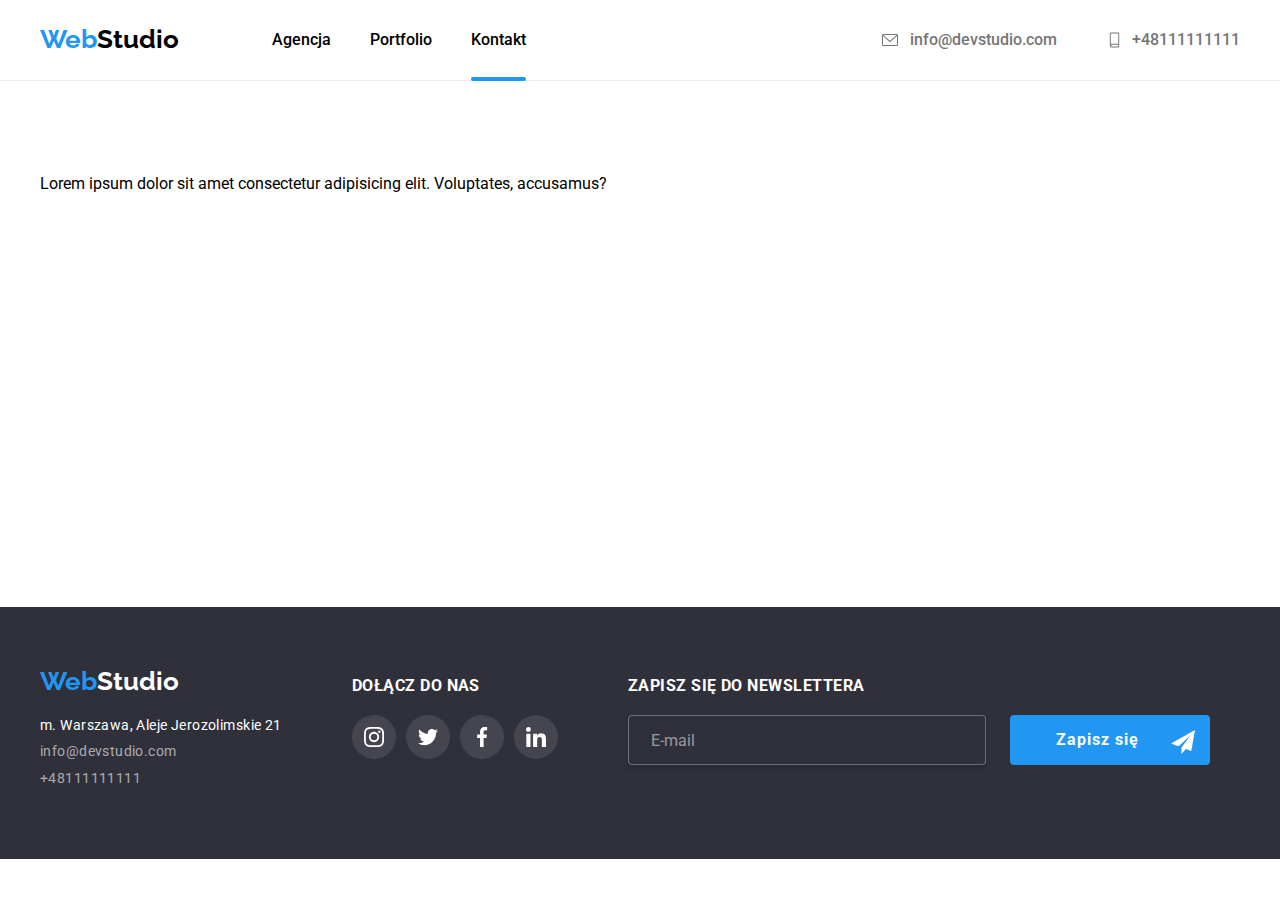
<file: kontakt.html>
<!DOCTYPE html>
<html lang="pl">
    <head>
        <meta charset="UTF-8" />
        <meta http-equiv="X-UA-Compatible" content="IE=edge" />
        <meta name="viewport" content="width=device-width, initial-scale=1.0" />
        <link
            rel="stylesheet"
            href="https://cdnjs.cloudflare.com/ajax/libs/modern-normalize/1.0.0/modern-normalize.min.css"
        />
        <link rel="stylesheet" href="css/style.css" />
        <title>Kontakt</title>
        <link rel="preconnect" href="https://fonts.googleapis.com" />
        <link rel="preconnect" href="https://fonts.gstatic.com" crossorigin />
        <link
            href="https://fonts.googleapis.com/css2?family=Raleway:wght@700&family=Roboto:wght@400;500;700;900&display=swap"
            rel="stylesheet"
        />
    </head>
    <body>
        <header>
            <div class="container">
                <div class="main-navbar">
                    <div class="main-navbar-left">
                        <h2 id="navigation-logo">
                            <a href="index.html"
                                ><span class="web">Web</span
                                ><span class="studio">Studio</span></a
                            >
                        </h2>
                        <nav>
                            <ul class="navigation-menu">
                                <li>
                                    <a href="index.html">Agencja</a>
                                </li>
                                <li>
                                    <a href="portfolio.html">Portfolio</a>
                                </li>
                                <li>
                                    <a class="stress" href="kontakt.html"
                                        >Kontakt</a
                                    >
                                </li>
                            </ul>
                        </nav>
                    </div>
                    <ul class="contacts">
                        <li>
                            <a
                                class="contacts-links"
                                href="mailto:info@devstudio.com"
                                ><svg width="20" height="16">
                                    <use
                                        href="images/icons.svg#icon-mail"
                                    ></use>
                                </svg>
                                info@devstudio.com</a
                            >
                        </li>
                        <li>
                            <a class="contacts-links" href="tel:+48111111111"
                                ><svg width="15" height="24">
                                    <use
                                        href="images/icons.svg#icon-smartphone"
                                    ></use>
                                </svg>
                                +48111111111</a
                            >
                        </li>
                    </ul>
                </div>
            </div>
        </header>
        <main>
            <div class="section">
                <div class="container">
                    <div class="contact">
                        Lorem ipsum dolor sit amet consectetur adipisicing elit.
                        Voluptates, accusamus?
                    </div>
                </div>
            </div>
        </main>
        <footer>
            <div class="container">
                <div class="main-footer">
                    <div class="footer-adress">
                        <h2 id="main-page2">
                            <a href="index.html"
                                ><span class="web2">Web</span
                                ><span class="studio2">Studio</span></a
                            >
                        </h2>
                        <address>m. Warszawa, Aleje Jerozolimskie 21</address>
                        <ul class="main-address">
                            <li>
                                <a href="mailto:info@devstudio.com">
                                    info@devstudio.com</a
                                >
                            </li>
                            <li>
                                <a href="tel:+48111111111">+48111111111</a>
                            </li>
                        </ul>
                    </div>
                    <div class="footer-socialmedia">
                        <p class="footer-socialmedia-header">dołącz do nas</p>
                        <ul class="list footer-socialmedia-links">
                            <li class="footer-socialmedia-link">
                                <svg width="20" height="20">
                                    <use
                                        href="images/icons.svg#icon-instagram"
                                    ></use>
                                </svg>
                            </li>
                            <li class="footer-socialmedia-link">
                                <svg width="20" height="20">
                                    <use
                                        href="images/icons.svg#icon-twitter"
                                    ></use>
                                </svg>
                            </li>
                            <li class="footer-socialmedia-link">
                                <svg width="20" height="20">
                                    <use
                                        href="images/icons.svg#icon-facebook"
                                    ></use>
                                </svg>
                            </li>
                            <li class="footer-socialmedia-link">
                                <svg width="20" height="20">
                                    <use
                                        href="images/icons.svg#icon-linkedin"
                                    ></use>
                                </svg>
                            </li>
                        </ul>
                    </div>
                    <div class="newsletter">
                        <p class="newsletter-header">
                            Zapisz się do newslettera
                        </p>
                        <form name="newsletter" autocomplete="on">
                            <input
                                class="newsletter-email"
                                type="email"
                                name="newsletter-email"
                                placeholder="E-mail"
                                required
                            />
                            <input
                                class="newsletter-submit"
                                type="submit"
                                name="newsletter-sumbit"
                                value="Zapisz się     "
                            /><svg class="icon-send">
                                <use href="images/icons.svg#icon-send"></use>
                            </svg>
                        </form>
                    </div>
                </div>
            </div>
        </footer>
    </body>
</html>
</file>
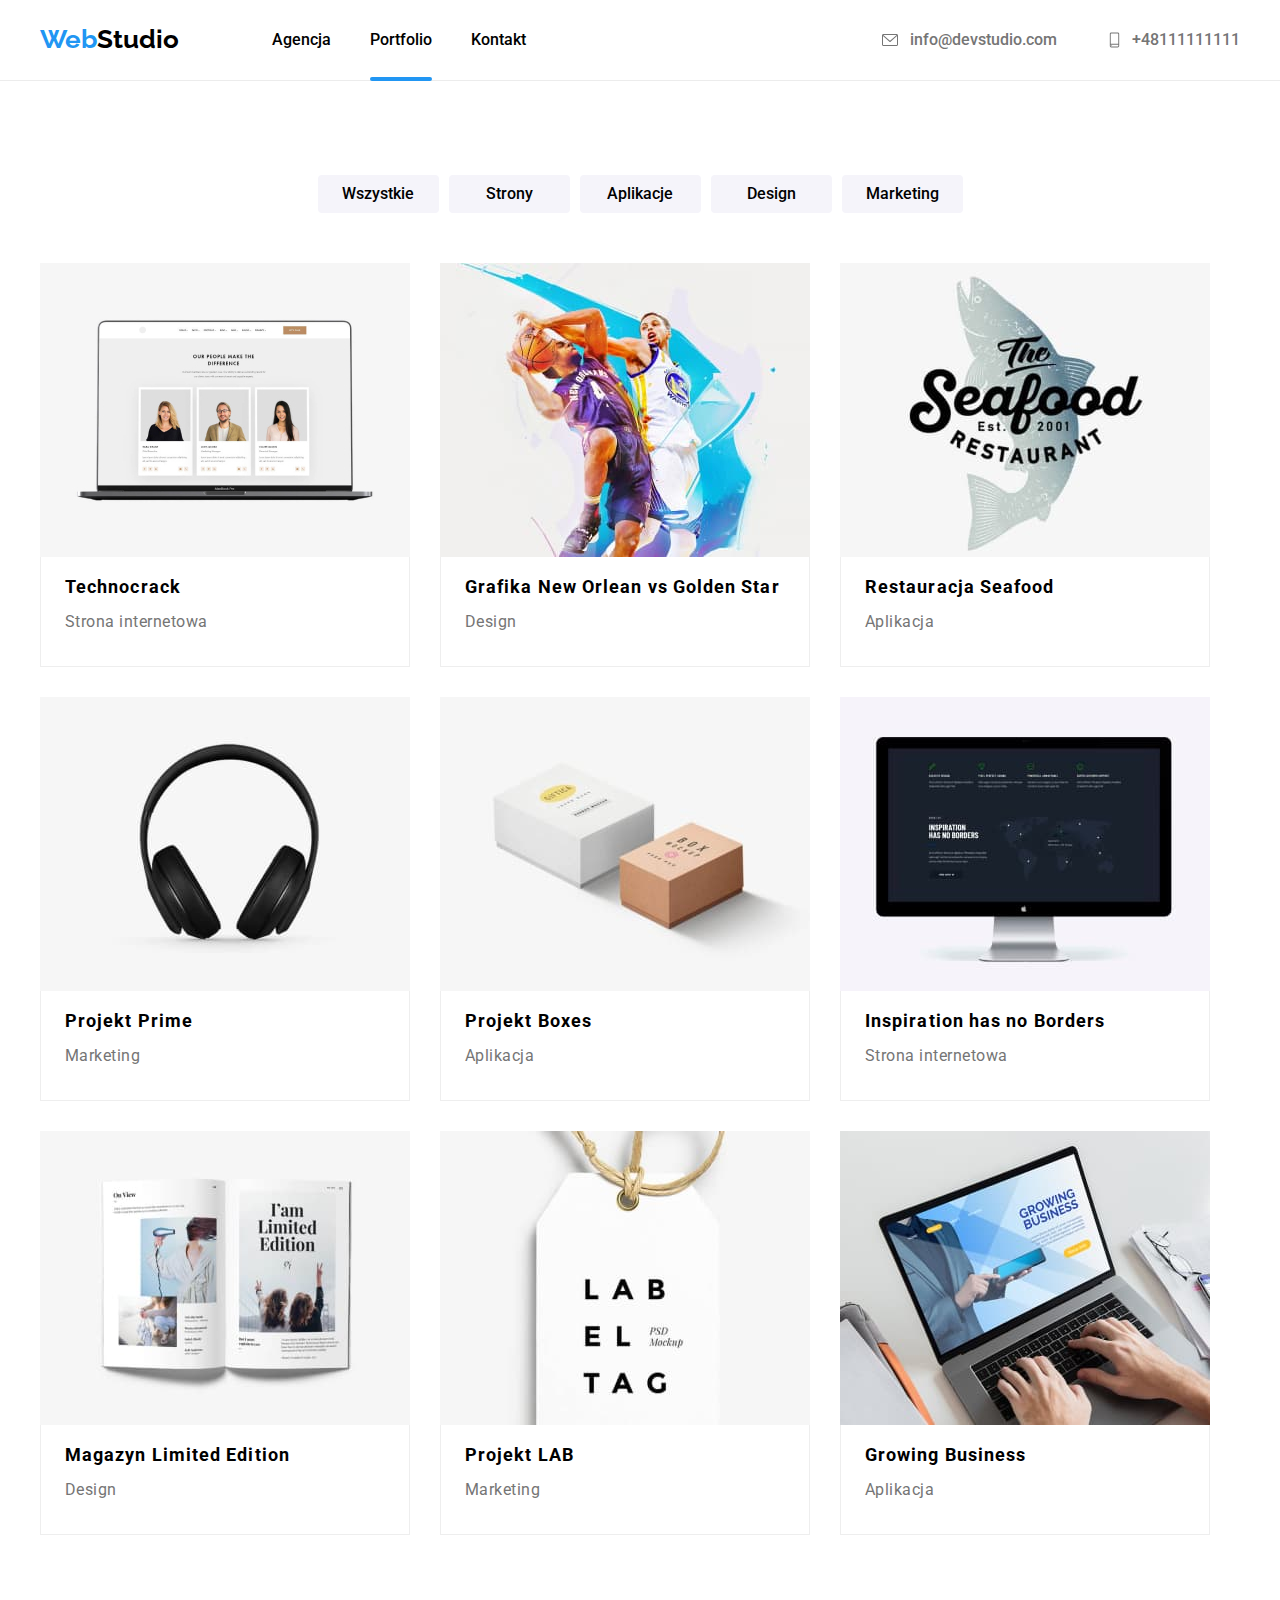
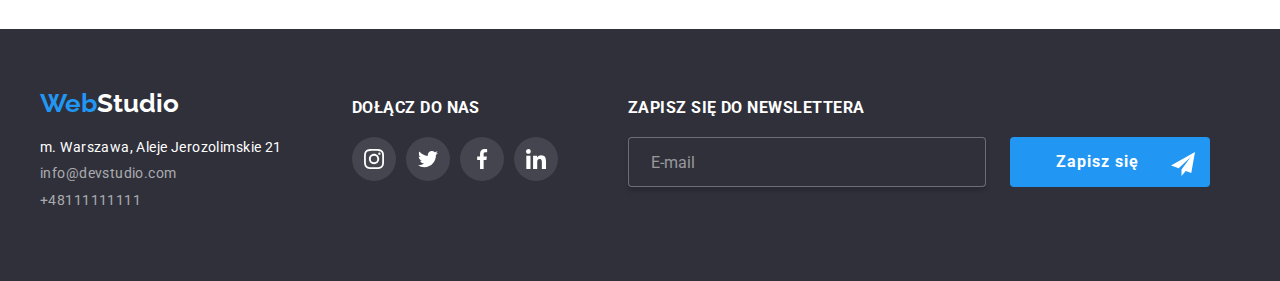
<file: portfolio.html>
<!DOCTYPE html>
<html lang="pl">
    <head>
        <meta charset="UTF-8" />
        <meta http-equiv="X-UA-Compatible" content="IE=edge" />
        <meta name="viewport" content="width=device-width, initial-scale=1.0" />
        <link
            rel="stylesheet"
            href="https://cdnjs.cloudflare.com/ajax/libs/modern-normalize/1.0.0/modern-normalize.min.css"
        />
        <link rel="stylesheet" href="css/style.css" />
        <title>Portfolio</title>
        <link rel="preconnect" href="https://fonts.googleapis.com" />
        <link rel="preconnect" href="https://fonts.gstatic.com" crossorigin />
        <link
            href="https://fonts.googleapis.com/css2?family=Raleway:wght@700&family=Roboto:wght@400;500;700;900&display=swap"
            rel="stylesheet"
        />
    </head>
    <body>
        <header>
            <div class="container">
                <div class="main-navbar">
                    <div class="main-navbar-left">
                        <h2 id="navigation-logo">
                            <a href="index.html"
                                ><span class="web">Web</span
                                ><span class="studio">Studio</span></a
                            >
                        </h2>
                        <nav>
                            <ul class="navigation-menu">
                                <li>
                                    <a href="index.html">Agencja</a>
                                </li>
                                <li>
                                    <a class="stress" href="portfolio.html"
                                        >Portfolio</a
                                    >
                                </li>
                                <li><a href="kontakt.html">Kontakt</a></li>
                            </ul>
                        </nav>
                    </div>
                    <ul class="contacts">
                        <li>
                            <a
                                class="contacts-links"
                                href="mailto:info@devstudio.com"
                                ><svg width="20" height="16">
                                    <use
                                        href="images/icons.svg#icon-mail"
                                    ></use>
                                </svg>
                                info@devstudio.com</a
                            >
                        </li>
                        <li>
                            <a class="contacts-links" href="tel:+48111111111"
                                ><svg width="15" height="24">
                                    <use
                                        href="images/icons.svg#icon-smartphone"
                                    ></use>
                                </svg>
                                +48111111111</a
                            >
                        </li>
                    </ul>
                </div>
            </div>
        </header>
        <main>
            <section class="section portfolio">
                <div class="container">
                    <ul class="button-portfolio-all">
                        <li>
                            <button
                                class="button-portfolio"
                                onclick="alert('klikam')"
                                type="button"
                            >
                                Wszystkie
                            </button>
                        </li>
                        <li>
                            <button
                                class="button-portfolio"
                                onclick="alert('klikam')"
                                type="button"
                            >
                                Strony
                            </button>
                        </li>
                        <li>
                            <button
                                class="button-portfolio"
                                onclick="alert('klikam')"
                                type="button"
                            >
                                Aplikacje
                            </button>
                        </li>
                        <li>
                            <button
                                class="button-portfolio"
                                onclick="alert('klikam')"
                                type="button"
                            >
                                Design
                            </button>
                        </li>
                        <li>
                            <button
                                class="button-portfolio"
                                onclick="alert('klikam')"
                                type="button"
                            >
                                Marketing
                            </button>
                        </li>
                    </ul>
                </div>
                <div class="container">
                    <ul class="check-portfolio">
                        <li>
                            <figure class="portfolio-things">
                                <div class="portfolio-img">
                                    <img
                                        src="images/portfolio/Technocrack.jpg"
                                        alt="Technocrack"
                                        width="370"
                                        height="294"
                                    />
                                    <div class="overlay">
                                        <p>
                                            Technocrack jest popularną platformą
                                            wykorzystywaną do rozpowszechniania
                                            koronawirusa. Firmy wykorzystują tę
                                            platformę do celów szpiegowskich i
                                            ataków na niezabezpieczone serwery
                                            konkurencji
                                        </p>
                                    </div>
                                </div>
                                <figcaption>
                                    <h4 class="portfolio-things-tittle">
                                        Technocrack
                                    </h4>
                                    <p class="portfolio-text">
                                        Strona internetowa
                                    </p>
                                </figcaption>
                            </figure>
                        </li>

                        <li>
                            <figure class="portfolio-things">
                                <div class="portfolio-img">
                                    <img
                                        src="images/portfolio/Grafika_New_Orlean.jpg"
                                        alt="Grafika New Orlean vs Golden Star"
                                        width="370"
                                        height="294"
                                    />
                                    <div class="overlay">
                                        <p>
                                            Technocrack jest popularną platformą
                                            wykorzystywaną do rozpowszechniania
                                            koronawirusa. Firmy wykorzystują tę
                                            platformę do celów szpiegowskich i
                                            ataków na niezabezpieczone serwery
                                            konkurencji
                                        </p>
                                    </div>
                                </div>
                                <figcaption>
                                    <h4 class="portfolio-things-tittle">
                                        Grafika New Orlean vs Golden Star
                                    </h4>
                                    <p class="portfolio-text">Design</p>
                                </figcaption>
                            </figure>
                        </li>

                        <li>
                            <figure class="portfolio-things">
                                <div class="portfolio-img">
                                    <img
                                        src="images/portfolio/Restauracja_Seafood.jpg"
                                        alt="Restauracja Seafood"
                                        width="370"
                                        height="294"
                                    />
                                    <div class="overlay">
                                        <p>
                                            Technocrack jest popularną platformą
                                            wykorzystywaną do rozpowszechniania
                                            koronawirusa. Firmy wykorzystują tę
                                            platformę do celów szpiegowskich i
                                            ataków na niezabezpieczone serwery
                                            konkurencji
                                        </p>
                                    </div>
                                </div>
                                <figcaption>
                                    <h4 class="portfolio-things-tittle">
                                        Restauracja Seafood
                                    </h4>
                                    <p class="portfolio-text">Aplikacja</p>
                                </figcaption>
                            </figure>
                        </li>

                        <li>
                            <figure class="portfolio-things">
                                <div class="portfolio-img">
                                    <img
                                        src="images/portfolio/Projekt_Prime.jpg"
                                        alt="Projekt Prime"
                                        width="370"
                                        height="294"
                                    />
                                    <div class="overlay">
                                        <p>
                                            Technocrack jest popularną platformą
                                            wykorzystywaną do rozpowszechniania
                                            koronawirusa. Firmy wykorzystują tę
                                            platformę do celów szpiegowskich i
                                            ataków na niezabezpieczone serwery
                                            konkurencji
                                        </p>
                                    </div>
                                </div>
                                <figcaption>
                                    <h4 class="portfolio-things-tittle">
                                        Projekt Prime
                                    </h4>
                                    <p class="portfolio-text">Marketing</p>
                                </figcaption>
                            </figure>
                        </li>

                        <li>
                            <figure class="portfolio-things">
                                <div class="portfolio-img">
                                    <img
                                        src="images/portfolio/Projekt_Boxes.jpg"
                                        alt="Projekt Boxes"
                                        width="370"
                                        height="294"
                                    />
                                    <div class="overlay">
                                        <p>
                                            Technocrack jest popularną platformą
                                            wykorzystywaną do rozpowszechniania
                                            koronawirusa. Firmy wykorzystują tę
                                            platformę do celów szpiegowskich i
                                            ataków na niezabezpieczone serwery
                                            konkurencji
                                        </p>
                                    </div>
                                </div>
                                <figcaption>
                                    <h4 class="portfolio-things-tittle">
                                        Projekt Boxes
                                    </h4>
                                    <p class="portfolio-text">Aplikacja</p>
                                </figcaption>
                            </figure>
                        </li>

                        <li>
                            <figure class="portfolio-things">
                                <div class="portfolio-img">
                                    <img
                                        src="images/portfolio/Inspiration.jpg"
                                        alt="Inspiration has no Borders"
                                        width="370"
                                        height="294"
                                    />
                                    <div class="overlay">
                                        <p>
                                            Technocrack jest popularną platformą
                                            wykorzystywaną do rozpowszechniania
                                            koronawirusa. Firmy wykorzystują tę
                                            platformę do celów szpiegowskich i
                                            ataków na niezabezpieczone serwery
                                            konkurencji
                                        </p>
                                    </div>
                                </div>
                                <figcaption>
                                    <h4 class="portfolio-things-tittle">
                                        Inspiration has no Borders
                                    </h4>
                                    <p class="portfolio-text">
                                        Strona internetowa
                                    </p>
                                </figcaption>
                            </figure>
                        </li>

                        <li>
                            <figure class="portfolio-things">
                                <div class="portfolio-img">
                                    <img
                                        src="images/portfolio/Magazyn.jpg"
                                        alt="Magazyn Limited Edition"
                                        width="370"
                                        height="294"
                                    />
                                    <div class="overlay">
                                        <p>
                                            Technocrack jest popularną platformą
                                            wykorzystywaną do rozpowszechniania
                                            koronawirusa. Firmy wykorzystują tę
                                            platformę do celów szpiegowskich i
                                            ataków na niezabezpieczone serwery
                                            konkurencji
                                        </p>
                                    </div>
                                </div>
                                <figcaption>
                                    <h4 class="portfolio-things-tittle">
                                        Magazyn Limited Edition
                                    </h4>
                                    <p class="portfolio-text">Design</p>
                                </figcaption>
                            </figure>
                        </li>

                        <li>
                            <figure class="portfolio-things">
                                <div class="portfolio-img">
                                    <img
                                        src="images/portfolio/Projekt_LAB.jpg"
                                        alt="Projekt LAB"
                                        width="370"
                                        height="294"
                                    />
                                    <div class="overlay">
                                        <p>
                                            Technocrack jest popularną platformą
                                            wykorzystywaną do rozpowszechniania
                                            koronawirusa. Firmy wykorzystują tę
                                            platformę do celów szpiegowskich i
                                            ataków na niezabezpieczone serwery
                                            konkurencji
                                        </p>
                                    </div>
                                </div>
                                <figcaption>
                                    <h4 class="portfolio-things-tittle">
                                        Projekt LAB
                                    </h4>
                                    <p class="portfolio-text">Marketing</p>
                                </figcaption>
                            </figure>
                        </li>

                        <li>
                            <figure class="portfolio-things">
                                <div class="portfolio-img">
                                    <img
                                        src="images/portfolio/Growin_Buisness.jpg"
                                        alt="Growing Business"
                                        width="370"
                                        height="294"
                                    />
                                    <div class="overlay">
                                        <p>
                                            Technocrack jest popularną platformą
                                            wykorzystywaną do rozpowszechniania
                                            koronawirusa. Firmy wykorzystują tę
                                            platformę do celów szpiegowskich i
                                            ataków na niezabezpieczone serwery
                                            konkurencji
                                        </p>
                                    </div>
                                </div>
                                <figcaption>
                                    <h4 class="portfolio-things-tittle">
                                        Growing Business
                                    </h4>
                                    <p class="portfolio-text">Aplikacja</p>
                                </figcaption>
                            </figure>
                        </li>
                    </ul>
                </div>
            </section>
        </main>
        <footer>
            <div class="container">
                <div class="main-footer">
                    <div class="footer-adress">
                        <h2 id="main-page2">
                            <a href="index.html"
                                ><span class="web2">Web</span
                                ><span class="studio2">Studio</span></a
                            >
                        </h2>
                        <address>m. Warszawa, Aleje Jerozolimskie 21</address>
                        <ul class="main-address">
                            <li>
                                <a href="mailto:info@devstudio.com">
                                    info@devstudio.com</a
                                >
                            </li>
                            <li>
                                <a href="tel:+48111111111">+48111111111</a>
                            </li>
                        </ul>
                    </div>
                    <div class="footer-socialmedia">
                        <p class="footer-socialmedia-header">dołącz do nas</p>
                        <ul class="list footer-socialmedia-links">
                            <li class="footer-socialmedia-link">
                                <svg width="20" height="20">
                                    <use
                                        href="images/icons.svg#icon-instagram"
                                    ></use>
                                </svg>
                            </li>
                            <li class="footer-socialmedia-link">
                                <svg width="20" height="20">
                                    <use
                                        href="images/icons.svg#icon-twitter"
                                    ></use>
                                </svg>
                            </li>
                            <li class="footer-socialmedia-link">
                                <svg width="20" height="20">
                                    <use
                                        href="images/icons.svg#icon-facebook"
                                    ></use>
                                </svg>
                            </li>
                            <li class="footer-socialmedia-link">
                                <svg width="20" height="20">
                                    <use
                                        href="images/icons.svg#icon-linkedin"
                                    ></use>
                                </svg>
                            </li>
                        </ul>
                    </div>
                    <div class="newsletter">
                        <p class="newsletter-header">
                            Zapisz się do newslettera
                        </p>
                        <form name="newsletter" autocomplete="on">
                            <input
                                class="newsletter-email"
                                type="email"
                                name="newsletter-email"
                                placeholder="E-mail"
                                required
                            />
                            <input
                                class="newsletter-submit"
                                type="submit"
                                name="newsletter-sumbit"
                                value="Zapisz się     "
                            /><svg class="icon-send">
                                <use href="images/icons.svg#icon-send"></use>
                            </svg>
                        </form>
                    </div>
                </div>
            </div>
        </footer>
    </body>
</html>
</file>
<file: css/style.css>
body {
    font-family: "Roboto", sans-serif;
    color: var(--black-color);
}

*,
*::before,
*::after {
    box-sizing: border-box;
    margin: 0;
    padding: 0;
}

:root {
    --descriptions-color: #757575;
    --black-color: #000000;
    --accent-color: #2196f3;
    --white-color: #ffffff;
    --footer-color: #2f303a;
    --stress-color: #2196f3;
    --main-font-size: 14px;
    --letter-spacing: 0.03em;
    --letter-spacing-big: 0.06em;
    --background-of-elements: #f5f4fa;
}

.ul {
    padding: 0;
    margin: 0;
    list-style: none;
}

.section {
    padding-bottom: 94px;
    padding-top: 94px;
}

.container {
    max-width: 1200px;
    margin: auto;
}

/* header */

header {
    border-bottom: 1px solid #ececec;
}

.main-navbar {
    display: flex;
    justify-content: space-between;
    align-items: center;
    height: 80px;
}

.main-navbar-left {
    display: flex;
    flex-direction: row;
    justify-content: space-between;
    align-items: center;
}

#navigation-logo a {
    text-decoration: none;
    font-family: "Raleway", sans-serif;
    font-size: 26px;
    font-weight: 700;
    line-height: 1.38;
    margin-right: 93px;
}

.web {
    color: var(--accent-color);
}

.studio {
    color: var(--black-color);
}

header svg {
    margin-right: 10px;
}

.navigation-menu {
    list-style-type: none;
    display: flex;
    justify-content: space-between;
    width: 254px;
}

.navigation-menu a {
    text-decoration: none;
    color: var(--black-color);
    font-weight: 500;
    line-height: 1.38;
    position: relative;
}

.contacts {
    list-style-type: none;
    display: flex;
    gap: 50px;
}

.contacts a {
    display: flex;
    align-items: center;
}

.contacts-links {
    text-decoration: none;
    font-weight: 500;
    color: var(--descriptions-color);
    line-height: 1.71;
    fill: var(--descriptions-color);
}

.navigation-menu a:hover,
.navigation-menu a:focus,
.contacts-links:hover,
.contacts-links:focus {
    color: var(--accent-color);
    fill: var(--accent-color);
    transition: color 250ms;
    transition-timing-function: cubic-bezier(0.4, 0, 0.2, 1);
}

.stress::after {
    content: "";
    position: absolute;
    background: var(--stress-color);
    height: 4px;
    border-radius: 2px;
    bottom: 0;
    left: 0;
    right: 0;
    top: 47px;
}

/* main */

.slider {
    background: rgba(47, 48, 58, 0.4);
    background-image: linear-gradient(
            rgba(47, 48, 58, 0.4),
            rgba(47, 48, 58, 0.4)
        ),
        url(/goit-markup-hw-04/images/background-image.jpg);
    background-position: center;
    background-repeat: no-repeat;
    background-size: cover;
    align-items: center;
    height: 600px;
    padding-top: 200px;
}

.solution {
    text-align: center;
}

.solutions-text {
    color: var(--white-color);
    font-weight: 900;
    font-size: 44px;
    text-align: center;
    width: 696px;
    height: 120px;
    letter-spacing: 0.06em;
    text-transform: uppercase;
    margin: auto;
}

.button-solution {
    width: 200px;
    height: 50px;
    border: none;
    background-color: var(--accent-color);
    font-weight: 700;
    font-size: 16px;
    line-height: 1.9;
    text-align: center;
    letter-spacing: 0.06em;
    cursor: pointer;
    color: var(--white-color);
    box-shadow: 0px 4px 4px rgba(0, 0, 0, 0.15);
    border-radius: 4px;
    margin-top: 30px;
}

/* modal */

.backdrop {
    position: fixed;
    top: 0;
    left: 0;
    width: 100%;
    height: 100%;
    background-color: rgba(0, 0, 0, 0.2);
    transition: transform 250ms linear, opacity 250ms linear,
        visibility 250ms linear;
    display: flex;
    justify-content: center;
    align-items: center;
    z-index: 3;
}

.modal {
    position: absolute;
    width: 528px;
    min-height: 581px;
    border-radius: 4px;
    background-color: var(--white-color);
    box-shadow: 0px 1px 3px rgba(0, 0, 0, 0.12), 0px 1px 1px rgba(0, 0, 0, 0.14),
        0px 2px 1px rgba(0, 0, 0, 0.2);
    transition: transform 250ms cubic-bezier(0.4, 0, 0.2, 1);
}

.exit {
    position: absolute;
    top: 8px;
    right: 8px;
    width: 30px;
    height: 30px;
    background-color: var(--white-color);
    border: 1px solid rgba(0, 0, 0, 0.1);
    border-radius: 50%;
    cursor: pointer;
    padding: 0;
    line-height: 29px;
}

.exit:hover {
    background-color: var(--accent-color);
    color: var(--white-color);
}

.is-hidden {
    opacity: 0;
    visibility: hidden;
    pointer-events: none;
}

.is-hidden > .modal {
    transform: scaleX(0);
}

.modal-form {
    display: flex;
    flex-direction: column;
}

.modal-form-contacts {
    display: flex;
    flex-direction: column;
    padding: 40px;
}

.modal-form-header {
    font-weight: 700;
    font-size: 20px;
    text-align: center;
    padding-bottom: 12px;
}

.modal-form-label {
    position: relative;
    padding-bottom: 10px;
    transition-duration: 250ms;
    transition-timing-function: cubic-bezier(0.4, 0, 0.2, 1);
    text-align: left;
}

.modal-form-label p {
    padding-bottom: 4px;
    font-size: 12px;
    line-height: 14px;
    letter-spacing: 0.01em;
    color: #757575;
}

.modal-form-svg {
    position: absolute;
    bottom: 22px;
    left: 12px;
}

.modal-form-input {
    width: 448px;
    border: 1px solid rgba(33, 33, 33, 0.2);
    border-radius: 4px;
    padding: 12px 12px 12px 42px;
    transition-duration: 250ms;
    transition-timing-function: cubic-bezier(0.4, 0, 0.2, 1);
}

.modal-form-label:focus-within {
    fill: #2196f3;
}

.modal-form-label input:focus,
.modal-form-textarea:focus {
    outline: none;
    border-color: var(--accent-color);
}

.modal-form-textarea {
    width: 448px;
    border: 1px solid rgba(33, 33, 33, 0.2);
    border-radius: 4px;
    padding: 12px 16px;
    font-size: 12px;
    line-height: 14px;
    letter-spacing: 0.01em;
    transition-duration: 250ms;
    transition-timing-function: cubic-bezier(0.4, 0, 0.2, 1);
}

.modal-form-agreement {
    line-height: 24px;
    letter-spacing: var(--letter-spacing);
    color: #757575;
}

.modal-form-agreement a {
    font-size: 14px;
    line-height: 24px;
    letter-spacing: var(--letter-spacing);
}

.modal-form-button {
    display: flex;
    justify-content: center;
    padding-top: 30px;
}

.modal-form-submit {
    color: var(--white-color);
    background-color: var(--accent-color);
    padding: 10px 76px;
    border: none;
    cursor: pointer;
    font-weight: 700;
    font-size: 16px;
    line-height: 30px;
    letter-spacing: var(--letter-spacing-big);
    border-radius: 4px;
    box-shadow: 0px 1px 3px rgba(0, 0, 0, 0.12), 0px 1px 1px rgba(0, 0, 0, 0.14),
        0px 2px 1px rgba(0, 0, 0, 0.2);
}

.modal-form-box {
    display: inline-flex;
    align-items: center;
    font-size: 14px;
}

.form-box {
    display: flex;
    place-content: center;
    margin: 0;
    margin-right: 6px;
    background-color: var(--white-color);
    border: 1px solid;
    border-radius: 4px;
    cursor: pointer;
}

.advantages {
    list-style-type: none;
    display: flex;
    gap: 30px;
}

.advantages-svg {
    display: flex;
    width: 100%;
    height: 120px;
    justify-content: center;
    align-items: center;
    background: var(--background-of-elements);
    border-radius: 4px;
    margin-bottom: 30px;
}

.advantages-list {
    flex-grow: 1;
}

.advantages-title {
    font-weight: 700;
    font-size: 14px;
    letter-spacing: var(--letter-spacing);
    line-height: 1.1;
    text-transform: uppercase;
    margin: 0;
}

.advantages-text {
    font-size: var(--main-font-size);
    letter-spacing: var(--letter-spacing);
    color: var(--descriptions-color);
    line-height: 1.7;
    margin-top: 10px;
    margin-bottom: 0;
}

.whatwedo {
    padding-top: 0%;
}

.work-title {
    font-size: 36px;
    font-weight: 700;
    letter-spacing: var(--letter-spacing);
    text-align: center;
    line-height: 1.17;
    padding-bottom: 50px;
}

.work-list {
    display: flex;
    gap: 30px;
    list-style-type: none;
}

.work-list li {
    position: relative;
    flex-grow: 1;
}

.work-list-item img {
    width: 100%;
    height: auto;
}

.work-list-item figure {
    display: flex;
}

figure {
    padding: 0;
}

.whatwedo-background {
    background-color: rgba(47, 48, 58, 0.8);
    position: absolute;
    font-weight: 700;
    text-align: center;
    letter-spacing: var(--letter-spacing);
    text-transform: uppercase;
    color: var(--white-color);
    padding-top: 27px;
    width: 100%;
    height: 70px;
    bottom: 0px;
}

.what-we-do img {
    width: 100%;
    height: auto;
}

.team {
    background-color: #f5f4fa;
    padding-top: 94px;
}

.team-title {
    font-weight: 700;
    font-size: 36px;
    letter-spacing: var(--letter-spacing);
    text-align: center;
    line-height: 1.17;
    margin-top: 0;
    padding-bottom: 50px;
}

.team-figures {
    display: flex;
    gap: 30px;
    list-style-type: none;
}

.team-card {
    width: 100%;
    box-shadow: 0px 1px 3px rgba(0, 0, 0, 0.12), 0px 1px 1px rgba(0, 0, 0, 0.14),
        0px 2px 1px rgba(0, 0, 0, 0.2);
    border-radius: 0px 0px 4px 4px;
    background-color: var(--white-color);
    margin: 0;
}

.team-card-title {
    font-weight: 500;
    font-size: 16px;
    text-align: center;
    letter-spacing: var(--letter-spacing);
    padding-top: 30px;
    padding-bottom: 10px;
}

.team-card-description {
    font-size: 16px;
    text-align: center;
    letter-spacing: var(--letter-spacing);
    color: var(--descriptions-color);
}

.team-card img {
    width: 100%;
    height: auto;
}

.team-figures-list-item {
    flex-grow: 1;
}

.team-socialmedia {
    margin-top: 25px;
    padding-bottom: 35px;
}

.socialmedia-links {
    display: flex;
    justify-content: center;
}

.socialmedia-link {
    width: 40px;
    height: 40px;
    margin: 0 10px;
    display: inline-flex;
    justify-content: center;
    align-items: center;
    border-radius: 50px;
    cursor: pointer;
    fill: #afb1b8;
}

.socialmedia-link:hover,
.socialmedia-link:focus {
    fill: var(--white-color);
    background-color: var(--accent-color);
    transition: color 250ms;
    transition-timing-function: cubic-bezier(0.4, 0, 0.2, 1);
}

.customers-title {
    font-size: 36px;
    font-weight: 700;
    letter-spacing: var(--letter-spacing);
    text-align: center;
    line-height: 1.17;
    padding-bottom: 50px;
}

.customer-works {
    display: flex;
    gap: 30px;
}

.customer-work {
    width: 170px;
    height: 92px;
    border: 1px solid #afb1b8;
    border-radius: 4px;
    display: flex;
    justify-content: center;
    align-items: center;
    cursor: pointer;
    fill: #afb1b8;
}

.customer-work:hover,
.customer-work:focus {
    fill: var(--accent-color);
    border-color: var(--accent-color);
    transition: color 250ms;
    transition-timing-function: cubic-bezier(0.4, 0, 0.2, 1);
}

/* footer */

footer {
    background-color: #2f303a;
    width: 100%;
    height: 252px;
}

.main-footer {
    display: flex;
}

.footer-adress {
    padding-top: 60px;
    display: flex;
    flex-direction: column;
}

#main-page2 a {
    text-decoration: none;
    font-family: Raleway;
    font-size: 26px;
    font-weight: 700;
}

.web2 {
    color: var(--accent-color);
}

.studio2 {
    color: var(--white-color);
}

address {
    color: var(--white-color);
    font-size: var(--main-font-size);
    vertical-align: top;
    letter-spacing: var(--letter-spacing);
    font-style: normal;
    padding-bottom: 9px;
    padding-top: 20px;
}

.main-address {
    list-style-type: none;
    display: flex;
    flex-direction: column;
}

.main-address li {
    padding-bottom: 9px;
}

.main-address a {
    text-decoration: none;
    color: rgba(255, 255, 255, 0.6);
    font-style: normal;
    letter-spacing: var(--letter-spacing);
    font-size: var(--main-font-size);
}

.main-address a:hover,
.main-address a:focus {
    color: #2196f3;
    transition: color 250ms;
    transition-timing-function: cubic-bezier(0.4, 0, 0.2, 1);
}

.footer-socialmedia {
    padding-left: 70px;
    padding-top: 70px;
}

.footer-socialmedia-header {
    font-weight: 700;
    line-height: 1.14;
    letter-spacing: var(--letter-spacing);
    text-transform: uppercase;
    color: var(--white-color);
}

.footer-socialmedia-links {
    display: flex;
    padding-top: 20px;
    gap: 10px;
}

.footer-socialmedia-link {
    width: 44px;
    height: 44px;
    display: inline-flex;
    justify-content: center;
    align-items: center;
    border-radius: 50px;
    fill: var(--white-color);
    background: rgba(255, 255, 255, 0.1);
}

.footer-socialmedia-link:hover,
.footer-socialmedia-link:focus {
    fill: var(--white-color);
    background-color: var(--accent-color);
    transition: color 250ms;
    transition-timing-function: cubic-bezier(0.4, 0, 0.2, 1);
}

.newsletter {
    padding-left: 70px;
    padding-top: 70px;
}

.newsletter-header {
    font-weight: 700;
    line-height: 1.14;
    letter-spacing: var(--letter-spacing);
    text-transform: uppercase;
    color: var(--white-color);
    padding-bottom: 20px;
}
.newsletter form {
    position: relative;
    display: inline-flex;
    gap: 24px;
}

.newsletter-email {
    width: 358px;
    height: 50px;
    padding-left: 22px;
    background-color: #2f303a;
    color: var(--white-color);
    border: 1px solid rgba(255, 255, 255, 0.3);
    box-shadow: 0px 4px 4px rgba(0, 0, 0, 0.15);
    border-radius: 4px;
    transition: transform 250ms ease-in, box-shadow 250ms ease-in;
}
.newsletter-email::placeholder {
    color: rgba(255, 255, 255, 0.5);
}
.newsletter-email:focus {
    outline: none;
    border: 2px solid;
    border-color: var(--accent-color);
}

.newsletter-submit {
    width: 200px;
    height: 50px;
    background-color: var(--accent-color);
    border: none;
    border-radius: 4px;
    color: var(--white-color);
    font-weight: 700;
    font-size: 16px;
    text-align: center;
    letter-spacing: var(--letter-spacing-big);
    transition: transform 750ms cubic-bezier(0.175, 0.885, 0.32, 1.275);
    cursor: pointer;
}

.icon-send {
    position: absolute;
    width: 24px;
    height: 24px;
    fill: var(--white-color);
    right: 15px;
    top: 15px;
    transition: transform 1000ms ease-out;
}

.newsletter-submit:hover + .icon-send {
    transform: translate(20px, -10px) scale(0.9);
}

/* portfolio */

.button-portfolio-all {
    list-style-type: none;
    display: flex;
    margin-bottom: 50px;
    gap: 10px;
    justify-content: center;
}

.button-portfolio {
    width: 121px;
    height: 38px;
    border: none;
    background-color: #f5f4fa;
    font-weight: 500;
    font-size: 16px;
    text-align: center;
    cursor: pointer;
    color: var(--links);
    border-radius: 4px;
}

.button-portfolio:hover,
.button-portfolio:focus {
    color: var(--white-color);
    background-color: #2196f3;
    box-shadow: 0px 3px 1px rgba(0, 0, 0, 0.1), 0px 1px 2px rgba(0, 0, 0, 0.08),
        0px 2px 2px rgba(0, 0, 0, 0.12);
    border-radius: 4px;
    transition: color 250ms;
    transition-timing-function: cubic-bezier(0.4, 0, 0.2, 1);
}

.check-portfolio {
    list-style-type: none;
    display: flex;
    flex-wrap: wrap;
    gap: 30px;
}

.check-portfolio figcaption {
    background-color: var(--white-color);
    border-bottom: 1px solid #eeeeee;
    border-right: 1px solid #eeeeee;
    border-left: 1px solid #eeeeee;
    height: 110px;
}

.check-portfolio figure {
    font-size: 0;
}

.portfolio-things {
    width: 370px;
    height: 100%;
    margin: 0;
    cursor: pointer;
    position: relative;
    overflow: hidden;
}

.portfolio-things:hover,
.portfolio-things:focus {
    box-shadow: 0px 1px 1px 0px rgba(0, 0, 0, 0.12),
        0px 4px 4px 0px rgba(0, 0, 0, 0.06), 1px 4px 6px 0px rgba(0, 0, 0, 0.16);
    transition: color 250ms;
    transition-timing-function: cubic-bezier(0.4, 0, 0.2, 1);
}

.portfolio-things-tittle {
    font-weight: 700;
    font-size: 18px;
    letter-spacing: 0.06em;
    margin: 0;
    padding-left: 24px;
    padding-top: 20px;
}

.portfolio-text {
    color: var(--descriptions-color);
    font-size: 16px;
    letter-spacing: var(--letter-spacing);
    margin: 0;
    padding-left: 24px;
    padding-top: 15px;
    height: 110px;
}

.portfolio-img {
    position: relative;
    overflow: hidden;
}

.portfolio-things:hover .overlay {
    transform: translatey(0);
}

.overlay {
    position: absolute;
    display: flex;
    bottom: 0;
    left: 0;
    width: 100%;
    height: 100%;
    background: var(--accent-color);
    transform: translatey(100%);
    transition: transform 250ms ease;
    align-items: center;
}

.overlay p {
    color: var(--white-color);
    font-size: 18px;
    line-height: 1.55;
    letter-spacing: 0.03em;
    padding: 49px 45px 49px 24px;
}

.contact {
    min-height: 338px;
}
</file>
